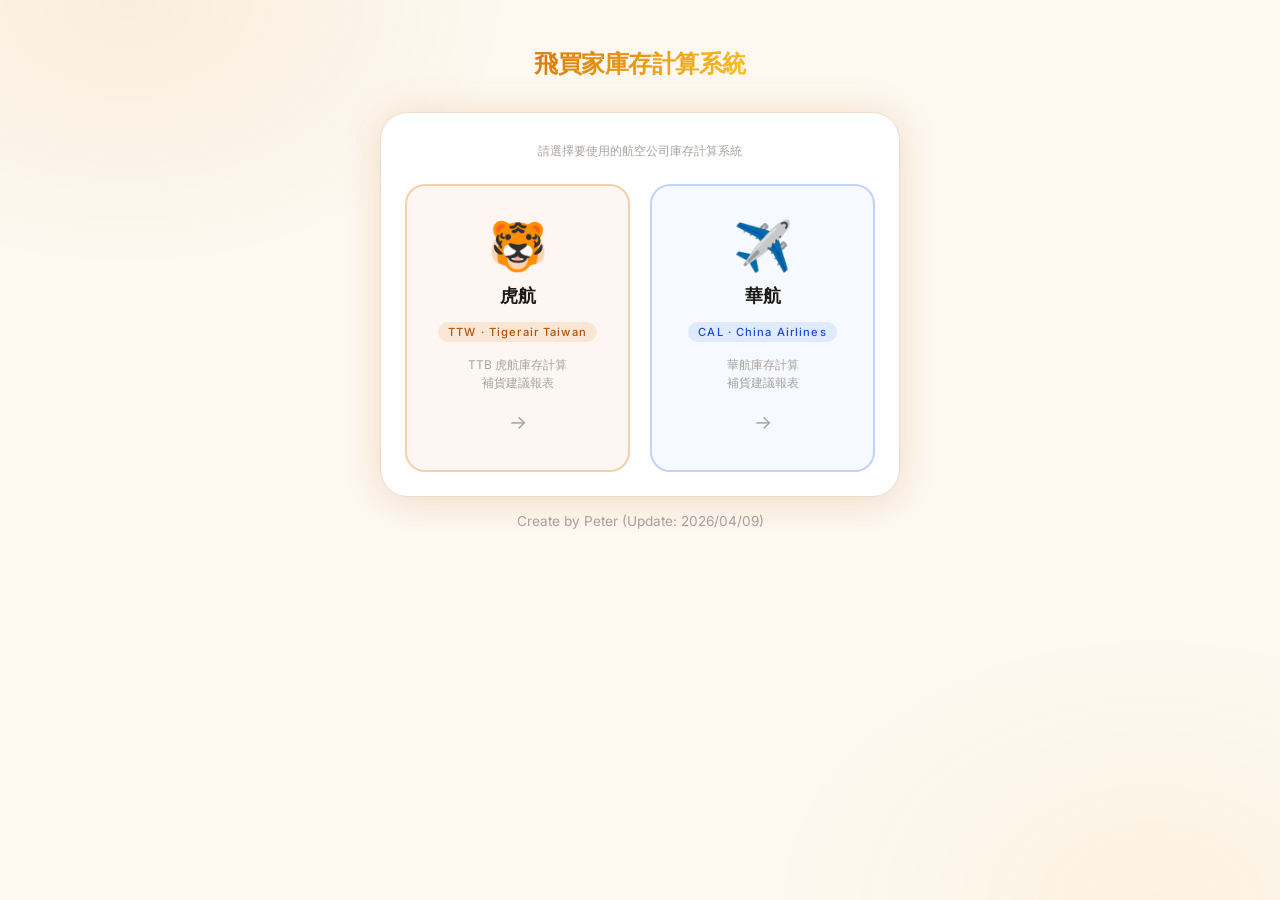
<file: frontend/index.html>
<!DOCTYPE html>
<html lang="zh-TW">
  <head>
    <meta charset="UTF-8" />
    <meta name="viewport" content="width=device-width, initial-scale=1.0" />
    <title>飛買家庫存計算系統</title>
    <link rel="stylesheet" href="style.css" />
    <style>
      .select-card-grid {
        display: flex;
        gap: 20px;
        margin-top: 0;
      }

      .airline-card {
        flex: 1;
        border-radius: 20px;
        padding: 36px 24px;
        display: flex;
        flex-direction: column;
        align-items: center;
        gap: 14px;
        cursor: pointer;
        text-decoration: none;
        transition: all 0.25s ease;
        border: 2px solid transparent;
        position: relative;
        overflow: hidden;
      }

      .airline-card::before {
        content: '';
        position: absolute;
        inset: 0;
        opacity: 0;
        transition: opacity 0.25s ease;
        border-radius: inherit;
      }

      .airline-card:hover::before {
        opacity: 1;
      }

      /* 虎航 - 橘色 */
      .airline-card.tigerair {
        background: rgba(234, 88, 12, 0.05);
        border-color: rgba(217, 119, 6, 0.3);
      }

      .airline-card.tigerair::before {
        background: rgba(217, 119, 6, 0.06);
      }

      .airline-card.tigerair:hover {
        border-color: rgba(217, 119, 6, 0.65);
        transform: translateY(-4px);
        box-shadow: 0 12px 36px rgba(217, 119, 6, 0.15);
      }

      /* 華航 - 藍色 */
      .airline-card.china-airlines {
        background: rgba(37, 99, 235, 0.04);
        border-color: rgba(37, 99, 235, 0.25);
      }

      .airline-card.china-airlines::before {
        background: rgba(37, 99, 235, 0.06);
      }

      .airline-card.china-airlines:hover {
        border-color: rgba(37, 99, 235, 0.6);
        transform: translateY(-4px);
        box-shadow: 0 12px 36px rgba(37, 99, 235, 0.12);
      }

      .airline-logo {
        font-size: 3rem;
        line-height: 1;
      }

      .airline-name {
        font-size: 1.1rem;
        font-weight: 700;
        color: var(--text-primary);
      }

      .airline-code {
        font-size: 0.7rem;
        font-weight: 500;
        letter-spacing: 0.1em;
        padding: 3px 10px;
        border-radius: 20px;
      }

      .tigerair .airline-code {
        background: rgba(217, 119, 6, 0.12);
        color: #b45309;
      }

      .china-airlines .airline-code {
        background: rgba(37, 99, 235, 0.1);
        color: #1d4ed8;
      }

      .airline-desc {
        font-size: 0.75rem;
        color: var(--text-secondary);
        text-align: center;
        line-height: 1.5;
      }

      .airline-arrow {
        font-size: 1.2rem;
        margin-top: 4px;
        transition: transform 0.2s ease;
        color: var(--text-secondary);
      }

      .airline-card:hover .airline-arrow {
        transform: translateX(4px);
      }

      .select-wrapper {
        width: 520px;
      }

      .select-subtitle {
        font-size: 0.78rem;
        color: var(--text-secondary);
        text-align: center;
        margin-bottom: 24px;
      }
    </style>
  </head>
  <body>
    <div class="page-title">
      <h1><span>飛買家庫存計算系統</span></h1>
    </div>

    <div class="calculator-card uploader-card select-wrapper">
      <p class="select-subtitle">請選擇要使用的航空公司庫存計算系統</p>

      <div class="select-card-grid">
        <a href="tigerair.html" class="airline-card tigerair">
          <div class="airline-logo">🐯</div>
          <div class="airline-name">虎航</div>
          <div class="airline-code">TTW · Tigerair Taiwan</div>
          <div class="airline-desc">TTB 虎航庫存計算<br>補貨建議報表</div>
          <div class="airline-arrow">→</div>
        </a>

        <a href="china-airlines.html" class="airline-card china-airlines">
          <div class="airline-logo">✈️</div>
          <div class="airline-name">華航</div>
          <div class="airline-code">CAL · China Airlines</div>
          <div class="airline-desc">華航庫存計算<br>補貨建議報表</div>
          <div class="airline-arrow">→</div>
        </a>
      </div>
    </div>

    <p style="text-align:center;color:var(--text-secondary);font-size:0.85rem;margin-top:1rem;">Create by Peter (Update: 2026/04/09)</p>
  </body>
</html>
</file>
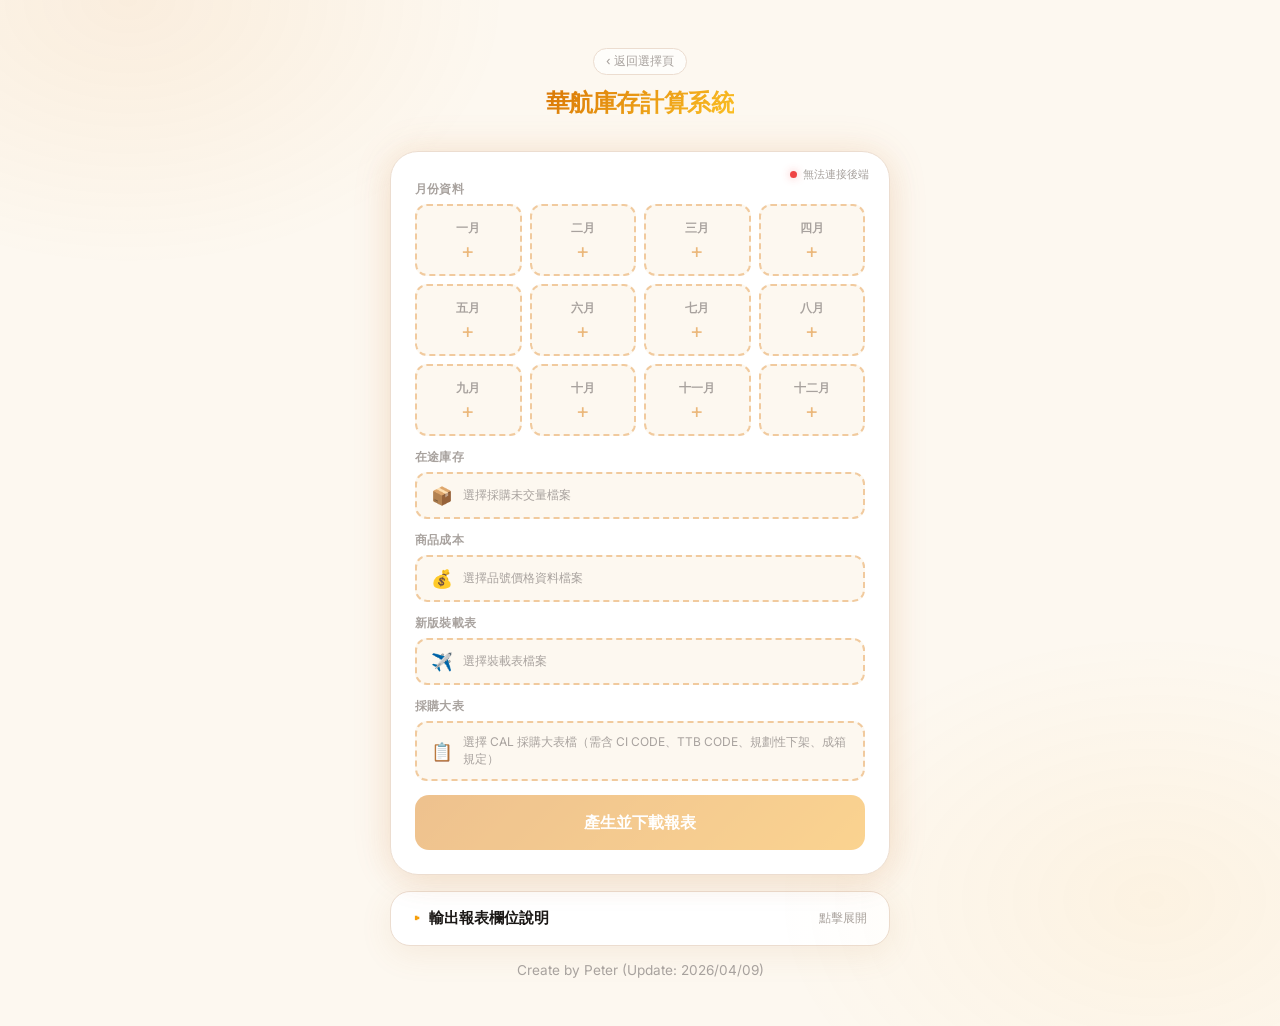
<file: frontend/china-airlines.html>
<!DOCTYPE html>
<html lang="zh-TW">
  <head>
    <meta charset="UTF-8" />
    <meta name="viewport" content="width=device-width, initial-scale=1.0" />
    <title>華航庫存計算系統</title>
    <meta name="description" content="華航庫存計算系統" />
    <link rel="stylesheet" href="style.css" />
    <script>window.CALCULATOR_API_URL = "https://zeabur-test2.zeabur.app";</script>
  </head>
  <body>
    <div class="page-title">
      <a href="index.html" class="back-link">‹ 返回選擇頁</a>
      <h1><span>華航庫存計算系統</span></h1>
    </div>

    <div class="calculator-card uploader-card">
      <!-- API 狀態列 -->
      <div class="api-status">
        <div class="status-dot" id="status-dot"></div>
        <span id="status-text">連線中…</span>
      </div>

      <!-- 銷售 / 庫存月份 -->
      <div class="data-section">
        <div class="section-label">月份資料</div>
        <div class="month-grid" id="month-grid">
          <div class="month-slot" data-month="01"><input type="file" class="slot-input" accept=".xlsx,.xls" hidden><div class="month-label">一月</div><span class="slot-plus">+</span></div>
          <div class="month-slot" data-month="02"><input type="file" class="slot-input" accept=".xlsx,.xls" hidden><div class="month-label">二月</div><span class="slot-plus">+</span></div>
          <div class="month-slot" data-month="03"><input type="file" class="slot-input" accept=".xlsx,.xls" hidden><div class="month-label">三月</div><span class="slot-plus">+</span></div>
          <div class="month-slot" data-month="04"><input type="file" class="slot-input" accept=".xlsx,.xls" hidden><div class="month-label">四月</div><span class="slot-plus">+</span></div>
          <div class="month-slot" data-month="05"><input type="file" class="slot-input" accept=".xlsx,.xls" hidden><div class="month-label">五月</div><span class="slot-plus">+</span></div>
          <div class="month-slot" data-month="06"><input type="file" class="slot-input" accept=".xlsx,.xls" hidden><div class="month-label">六月</div><span class="slot-plus">+</span></div>
          <div class="month-slot" data-month="07"><input type="file" class="slot-input" accept=".xlsx,.xls" hidden><div class="month-label">七月</div><span class="slot-plus">+</span></div>
          <div class="month-slot" data-month="08"><input type="file" class="slot-input" accept=".xlsx,.xls" hidden><div class="month-label">八月</div><span class="slot-plus">+</span></div>
          <div class="month-slot" data-month="09"><input type="file" class="slot-input" accept=".xlsx,.xls" hidden><div class="month-label">九月</div><span class="slot-plus">+</span></div>
          <div class="month-slot" data-month="10"><input type="file" class="slot-input" accept=".xlsx,.xls" hidden><div class="month-label">十月</div><span class="slot-plus">+</span></div>
          <div class="month-slot" data-month="11"><input type="file" class="slot-input" accept=".xlsx,.xls" hidden><div class="month-label">十一月</div><span class="slot-plus">+</span></div>
          <div class="month-slot" data-month="12"><input type="file" class="slot-input" accept=".xlsx,.xls" hidden><div class="month-label">十二月</div><span class="slot-plus">+</span></div>
        </div>
      </div>

      <!-- 在途庫存 section -->
      <div class="data-section">
        <div class="section-label">在途庫存</div>
        <div class="inventory-drop" id="inventory-drop">
          <input type="file" id="inventory-input" accept=".xlsx,.xls" hidden>
          <span class="inv-icon">📦</span>
          <span class="inv-text" id="inv-text">選擇採購未交量檔案</span>
          <span class="inv-remove" id="inv-remove" style="display:none;" onclick="removeInventoryFile()">×</span>
        </div>
      </div>

      <!-- 商品成本 section -->
      <div class="data-section">
        <div class="section-label">商品成本</div>
        <div class="inventory-drop" id="cost-drop">
          <input type="file" id="cost-input" accept=".xlsx,.xls" hidden>
          <span class="inv-icon">💰</span>
          <span class="inv-text" id="cost-text">選擇品號價格資料檔案</span>
          <span class="inv-remove" id="cost-remove" style="display:none;" onclick="removeCostFile()">×</span>
        </div>
        <div class="exchange-rates-panel" id="exchange-rates-panel" style="display:none;">
          <div class="exchange-rates-hint">
            請參考 <a href="https://rate.bot.com.tw/xrt?Lang=zh-TW" target="_blank">台灣銀行匯率</a>（現金匯率，買入加賣出平均）
          </div>
          <div id="exchange-rate-inputs"></div>
        </div>
      </div>

      <!-- 新版裝載表 section -->
      <div class="data-section">
        <div class="section-label">新版裝載表</div>
        <div class="inventory-drop" id="loading-drop">
          <input type="file" id="loading-input" accept=".xlsx,.xls" hidden>
          <span class="inv-icon">✈️</span>
          <span class="inv-text" id="loading-text">選擇裝載表檔案</span>
          <span class="inv-remove" id="loading-remove" style="display:none;" onclick="removeLoadingFile()">×</span>
        </div>
        <div class="loading-sets-panel" id="loading-sets-panel" style="display:none;">
          <div class="exchange-rates-hint">裝載套數設定（可修改預設值）</div>
          <table class="loading-sets-table" style="width:100%;font-size:0.75rem;margin-top:6px;">
            <tr><th></th><th>A</th><th>B</th><th>B7</th></tr>
            <tr><td>TPE</td><td><input class="rate-input" type="number" id="ls-tpe-A" value="247" min="0"></td><td><input class="rate-input" type="number" id="ls-tpe-B" value="62" min="0"></td><td><input class="rate-input" type="number" id="ls-tpe-B7" value="27" min="0"></td></tr>
            <tr><td>TSA</td><td><input class="rate-input" type="number" id="ls-tsa-A" value="12" min="0"></td><td><input class="rate-input" type="number" id="ls-tsa-B" value="5" min="0"></td><td><input class="rate-input" type="number" id="ls-tsa-B7" value="0" min="0"></td></tr>
            <tr><td>KHH</td><td><input class="rate-input" type="number" id="ls-khh-A" value="15" min="0"></td><td><input class="rate-input" type="number" id="ls-khh-B" value="6" min="0"></td><td><input class="rate-input" type="number" id="ls-khh-B7" value="0" min="0"></td></tr>
            <tr><td>RMQ</td><td><input class="rate-input" type="number" id="ls-rmq-A" value="2" min="0"></td><td><input class="rate-input" type="number" id="ls-rmq-B" value="2" min="0"></td><td><input class="rate-input" type="number" id="ls-rmq-B7" value="0" min="0"></td></tr>
          </table>
        </div>
      </div>

      <!-- 採購大表 section -->
      <div class="data-section">
        <div class="section-label">採購大表</div>
        <div class="inventory-drop" id="procurement-drop">
          <input type="file" id="procurement-input" accept=".xlsx,.xls" hidden>
          <span class="inv-icon">📋</span>
          <span class="inv-text" id="procurement-text">選擇 CAL 採購大表檔（需含 CI CODE、TTB CODE、規劃性下架、成箱規定）</span>
          <span class="inv-remove" id="procurement-remove" style="display:none;" onclick="removeProcurementFile()">×</span>
        </div>
      </div>

      <!-- 操作按鈕 -->
      <button id="btn-process" class="btn btn-equals btn-wide" disabled onclick="processFile()">
        <span class="btn-label">產生並下載報表</span>
        <div class="spinner"></div>
      </button>
    </div>

    <!-- 輸出欄位說明 -->
    <details class="output-spec">
      <summary>
        <span class="output-spec-title">輸出報表欄位說明</span>
        <span class="output-spec-hint">點擊展開</span>
      </summary>

      <div class="output-spec-body">
        <p class="output-spec-intro">
          上傳全部檔案（含<strong>採購大表</strong>）後，系統會輸出
          <code>華航補貨計算表_{月份}.xlsx</code>，欄位以機場分組（MultiIndex），說明如下：
        </p>

        <div class="spec-group">
          <div class="spec-group-title">共用欄位（無機場分組）</div>
          <table class="spec-table">
            <thead><tr><th>欄位</th><th>來源 / 計算</th></tr></thead>
            <tbody>
              <tr><td><code>PART_NO</code></td><td>裝載表 CI Code，為各倉合併的 key</td></tr>
              <tr><td><code>SKU</code></td><td>裝載表 SKU 品名</td></tr>
              <tr><td><code>TTB CODE</code></td><td>採購大表</td></tr>
              <tr><td><code>規劃性下架</code></td><td>採購大表；有值時該品項所有機場補貨量強制為 0</td></tr>
              <tr><td><code>成箱規定</code></td><td>採購大表，預設 5；補貨量依此無條件進位至整箱</td></tr>
              <tr><td><code>成本(TWD)</code></td><td>品號價格資料（外幣 × 匯率），取最新核價日；需上傳商品成本才會出現</td></tr>
            </tbody>
          </table>
        </div>

        <div class="spec-group">
          <div class="spec-group-title">TPE（桃園）</div>
          <table class="spec-table">
            <thead><tr><th>欄位</th><th>來源 / 計算</th></tr></thead>
            <tbody>
              <tr><td><code>{月份}銷售量</code></td><td>TPEKNCP sheet CS_QTY，每上傳月份各一欄</td></tr>
              <tr><td><code>庫存數</code></td><td>TPEKNCP + TPEKSCI 期末存量（END_TTL_QTY）合併加總</td></tr>
              <tr><td><code>裝載量</code></td><td>裝載表 裝載數量</td></tr>
              <tr><td><code>裝載套數</code></td><td>依裝載表 Q2 類型對應套數（預設 A=247、B=62、B7=27，可於裝載表區塊調整）</td></tr>
              <tr><td><code>裝載需求量</code></td><td>裝載量 × 裝載套數</td></tr>
              <tr><td><code>月銷需求量</code></td><td>各月銷售量平均（四捨五入）</td></tr>
              <tr><td><code>在途庫存</code></td><td>採購未交量（篩選 交貨庫 = 華膳-CI，品號尾 A）；需上傳在途庫存才會出現</td></tr>
              <tr><td><code>移出量</code></td><td>TSA + KHH + RMQ 三倉待移倉量加總</td></tr>
              <tr><td><code>請購量</code></td><td>MAX(裝載需求量 + 月銷需求量 + 移出量 − 在途庫存 − 庫存數, 0)，依成箱規定無條件進位</td></tr>
              <tr><td><code>請購金額</code></td><td>請購量 × 成本(TWD)；需上傳商品成本才會出現</td></tr>
            </tbody>
          </table>
        </div>

        <div class="spec-group">
          <div class="spec-group-title">TSA / KHH / RMQ（松山 / 高雄 / 台中）</div>
          <table class="spec-table">
            <thead><tr><th>欄位</th><th>來源 / 計算</th></tr></thead>
            <tbody>
              <tr><td><code>{月份}銷售量</code></td><td>對應機場 sheet CS_QTY，每上傳月份各一欄</td></tr>
              <tr><td><code>庫存數</code></td><td>對應機場 sheet 期末存量（END_TTL_QTY）</td></tr>
              <tr><td><code>裝載量</code></td><td>裝載表 裝載數量</td></tr>
              <tr><td><code>裝載套數</code></td><td>依 Q2 類型對應套數（TSA 預設 A=12、B=5、B7=0；KHH A=15、B=6、B7=0；RMQ A=2、B=2、B7=0）</td></tr>
              <tr><td><code>裝載需求量</code></td><td>裝載量 × 裝載套數</td></tr>
              <tr><td><code>月銷需求量</code></td><td>各月銷售量平均（四捨五入）</td></tr>
              <tr><td><code>追加需求量</code></td><td>月銷需求量 × 1.5</td></tr>
              <tr><td><code>待移倉量</code></td><td>MAX(裝載需求量 + 月銷需求量 + 追加需求量 − 庫存數, 0)，依成箱規定無條件進位；加總後作為 TPE 移出量</td></tr>
            </tbody>
          </table>
        </div>

      </div>
    </details>

    <p style="text-align:center;color:var(--text-secondary);font-size:0.85rem;margin-top:1rem;">Create by Peter (Update: 2026/04/09)</p>
    <script src="cal-app.js?v=3"></script>
  </body>
</html>
</file>
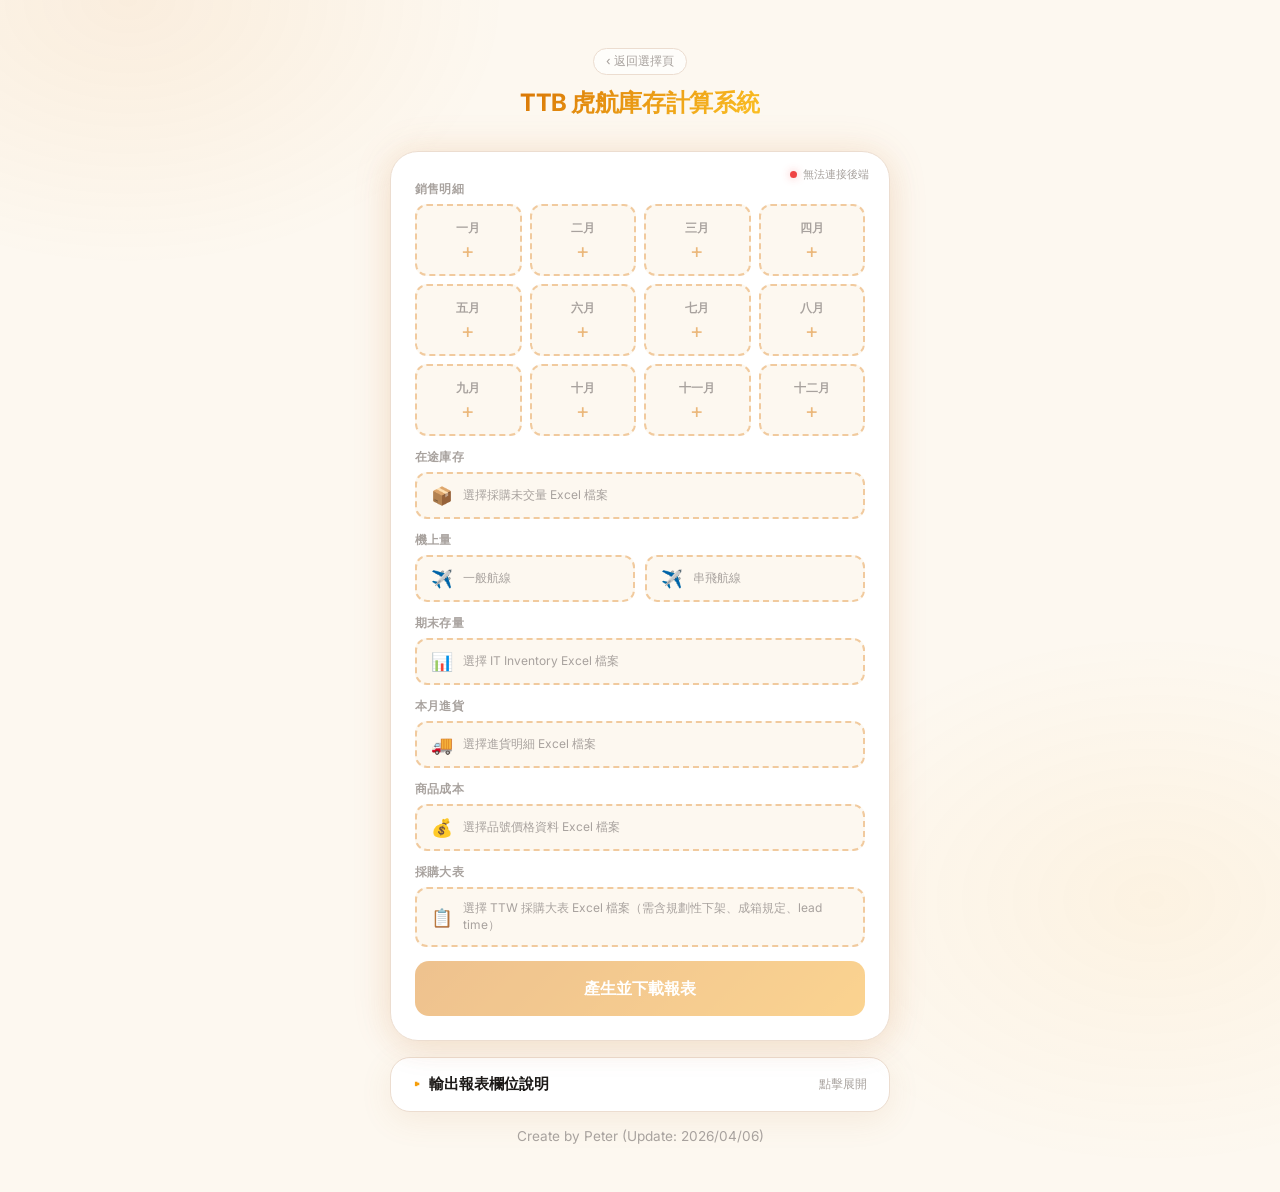
<file: frontend/tigerair.html>
<!DOCTYPE html>
<html lang="zh-TW">
  <head>
    <meta charset="UTF-8" />
    <meta name="viewport" content="width=device-width, initial-scale=1.0" />
    <title>TTB 虎航庫存計算系統</title>
    <meta name="description" content="飛買家銷售明細 Excel 自動計算合併工具" />
    <link rel="stylesheet" href="style.css?v=4" />
    <script>window.CALCULATOR_API_URL = "https://zeabur-test2.zeabur.app";</script>
  </head>
  <body>
    <div class="page-title">
      <a href="index.html" class="back-link">‹ 返回選擇頁</a>
      <h1><span>TTB 虎航庫存計算系統</span></h1>
    </div>

    <div class="calculator-card uploader-card">
      <!-- API 狀態列 -->
      <div class="api-status">
        <div class="status-dot" id="status-dot"></div>
        <span id="status-text">連線中…</span>
      </div>

      <!-- 銷售明細 section -->
      <div class="data-section">
        <div class="section-label">銷售明細</div>
        <div class="month-grid" id="month-grid">
          <div class="month-slot" data-month="01"><input type="file" class="slot-input" accept=".xlsx,.xls" hidden><div class="month-label">一月</div><span class="slot-plus">+</span></div>
          <div class="month-slot" data-month="02"><input type="file" class="slot-input" accept=".xlsx,.xls" hidden><div class="month-label">二月</div><span class="slot-plus">+</span></div>
          <div class="month-slot" data-month="03"><input type="file" class="slot-input" accept=".xlsx,.xls" hidden><div class="month-label">三月</div><span class="slot-plus">+</span></div>
          <div class="month-slot" data-month="04"><input type="file" class="slot-input" accept=".xlsx,.xls" hidden><div class="month-label">四月</div><span class="slot-plus">+</span></div>
          <div class="month-slot" data-month="05"><input type="file" class="slot-input" accept=".xlsx,.xls" hidden><div class="month-label">五月</div><span class="slot-plus">+</span></div>
          <div class="month-slot" data-month="06"><input type="file" class="slot-input" accept=".xlsx,.xls" hidden><div class="month-label">六月</div><span class="slot-plus">+</span></div>
          <div class="month-slot" data-month="07"><input type="file" class="slot-input" accept=".xlsx,.xls" hidden><div class="month-label">七月</div><span class="slot-plus">+</span></div>
          <div class="month-slot" data-month="08"><input type="file" class="slot-input" accept=".xlsx,.xls" hidden><div class="month-label">八月</div><span class="slot-plus">+</span></div>
          <div class="month-slot" data-month="09"><input type="file" class="slot-input" accept=".xlsx,.xls" hidden><div class="month-label">九月</div><span class="slot-plus">+</span></div>
          <div class="month-slot" data-month="10"><input type="file" class="slot-input" accept=".xlsx,.xls" hidden><div class="month-label">十月</div><span class="slot-plus">+</span></div>
          <div class="month-slot" data-month="11"><input type="file" class="slot-input" accept=".xlsx,.xls" hidden><div class="month-label">十一月</div><span class="slot-plus">+</span></div>
          <div class="month-slot" data-month="12"><input type="file" class="slot-input" accept=".xlsx,.xls" hidden><div class="month-label">十二月</div><span class="slot-plus">+</span></div>
        </div>
      </div>

      <!-- 在途庫存 section -->
      <div class="data-section">
        <div class="section-label">在途庫存</div>
        <div class="inventory-drop" id="inventory-drop">
          <input type="file" id="inventory-input" accept=".xlsx,.xls" hidden>
          <span class="inv-icon">📦</span>
          <span class="inv-text" id="inv-text">選擇採購未交量 Excel 檔案</span>
          <span class="inv-remove" id="inv-remove" style="display:none;" onclick="removeInventoryFile()">×</span>
        </div>
      </div>

      <!-- 機上量 section -->
      <div class="data-section">
        <div class="section-label">機上量</div>
        <div class="onboard-row">
          <label class="inventory-drop" id="onboard-normal-drop">
            <input type="file" id="onboard-normal-input" accept=".xlsx,.xls" hidden>
            <span class="inv-icon">✈️</span>
            <span class="inv-text" id="onboard-normal-text">一般航線</span>
            <span class="inv-remove" id="onboard-normal-remove" style="display:none;" onclick="event.preventDefault(); removeOnboardFile('normal')">×</span>
          </label>
          <label class="inventory-drop" id="onboard-fly-drop">
            <input type="file" id="onboard-fly-input" accept=".xlsx,.xls" hidden>
            <span class="inv-icon">✈️</span>
            <span class="inv-text" id="onboard-fly-text">串飛航線</span>
            <span class="inv-remove" id="onboard-fly-remove" style="display:none;" onclick="event.preventDefault(); removeOnboardFile('fly')">×</span>
          </label>
        </div>
        <div class="params-panel" id="onboard-params-panel" style="display:none;">
          <div class="exchange-rates-hint">裝載倍數設定（留空則使用預設）</div>
          <div class="param-row">
            <label>一般航線倍數</label>
            <input class="rate-input" type="number" id="normal-multiplier" min="0" step="1" placeholder="41">
          </div>
          <div class="param-row">
            <label>串飛航線倍數</label>
            <input class="rate-input" type="number" id="fly-multiplier" min="0" step="1" placeholder="10">
          </div>
        </div>
      </div>

      <!-- 期末存量 section -->
      <div class="data-section">
        <div class="section-label">期末存量</div>
        <div class="inventory-drop" id="stock-drop">
          <input type="file" id="stock-input" accept=".xlsx,.xls" hidden>
          <span class="inv-icon">📊</span>
          <span class="inv-text" id="stock-text">選擇 IT Inventory Excel 檔案</span>
          <span class="inv-remove" id="stock-remove" style="display:none;" onclick="removeStockFile()">×</span>
        </div>
      </div>

      <!-- 本月進貨 section -->
      <div class="data-section">
        <div class="section-label">本月進貨</div>
        <div class="inventory-drop" id="import-drop">
          <input type="file" id="import-input" accept=".xlsx,.xls" hidden>
          <span class="inv-icon">🚚</span>
          <span class="inv-text" id="import-text">選擇進貨明細 Excel 檔案</span>
          <span class="inv-remove" id="import-remove" style="display:none;" onclick="removeImportFile()">×</span>
        </div>
      </div>

      <!-- 商品成本 section -->
      <div class="data-section">
        <div class="section-label">商品成本</div>
        <div class="inventory-drop" id="cost-drop">
          <input type="file" id="cost-input" accept=".xlsx,.xls" hidden>
          <span class="inv-icon">💰</span>
          <span class="inv-text" id="cost-text">選擇品號價格資料 Excel 檔案</span>
          <span class="inv-remove" id="cost-remove" style="display:none;" onclick="removeCostFile()">×</span>
        </div>
        <div class="exchange-rates-panel" id="exchange-rates-panel" style="display:none;">
          <div class="exchange-rates-hint">
            請參考 <a href="https://rate.bot.com.tw/xrt?Lang=zh-TW" target="_blank">台灣銀行匯率</a>（現金匯率，買入加賣出平均）
          </div>
          <div id="exchange-rate-inputs"></div>
        </div>
      </div>

      <!-- 採購大表 section -->
      <div class="data-section">
        <div class="section-label">採購大表</div>
        <div class="inventory-drop" id="org-drop">
          <input type="file" id="org-input" accept=".xlsx,.xls" hidden>
          <span class="inv-icon">📋</span>
          <span class="inv-text" id="org-text">選擇 TTW 採購大表 Excel 檔案（需含規劃性下架、成箱規定、lead time）</span>
          <span class="inv-remove" id="org-remove" style="display:none;" onclick="removeOrgFile()">×</span>
        </div>
        <div class="params-panel" id="org-params-panel" style="display:none;">
          <div class="exchange-rates-hint">補貨計算參數（留空則使用預設）</div>
          <div class="param-row">
            <label>短期需求月數</label>
            <input class="rate-input" type="number" id="demand-months" min="0" step="0.1" placeholder="1.5">
          </div>
          <div class="param-hint">※ 另一組需求量採用採購大表的 <code>lead time</code></div>
        </div>
      </div>

      <!-- 操作按鈕 -->
      <button id="btn-process" class="btn btn-equals btn-wide" disabled onclick="processFile()">
        <span class="btn-label">產生並下載報表</span>
        <div class="spinner"></div>
      </button>
    </div>

    <!-- 輸出欄位說明 -->
    <details class="output-spec">
      <summary>
        <span class="output-spec-title">輸出報表欄位說明</span>
        <span class="output-spec-hint">點擊展開</span>
      </summary>

      <div class="output-spec-body">
        <p class="output-spec-intro">
          上傳全部檔案（含<strong>採購大表</strong>）後，系統會輸出
          <code>虎航庫存計算表(最新月份).xlsx</code>，欄位如下：
        </p>

        <div class="spec-group">
          <div class="spec-group-title">基本欄位</div>
          <table class="spec-table">
            <thead><tr><th>欄位</th><th>來源 / 計算</th></tr></thead>
            <tbody>
              <tr><td><code>SKU No.</code></td><td>所有來源 outer join 的 key（含 B 的 SKU 會被排除）</td></tr>
              <tr><td><code>品名</code></td><td>多來源優先序，必要時以採購大表 <code>DESCRIPTION</code> 補</td></tr>
              <tr><td><code>規劃性下架</code></td><td>採購大表</td></tr>
              <tr><td><code>成箱規定</code></td><td>採購大表，預設 5</td></tr>
              <tr><td><code>TWD成本</code></td><td>品號價格資料（外幣 × 匯率）</td></tr>
              <tr><td><code>lead time</code></td><td>採購大表</td></tr>
              <tr><td><code>機上量</code></td><td>一般航線 × 41 + 串飛航線 × 10（預設，可於機上量區塊調整）</td></tr>
            </tbody>
          </table>
        </div>

        <div class="spec-group">
          <div class="spec-group-title">每月銷售（每個上傳月份各兩欄）</div>
          <table class="spec-table">
            <tbody>
              <tr><td><code>{月份}銷售量</code></td><td>當月銷售明細加總</td></tr>
              <tr><td><code>{月份}銷售額</code></td><td>當月銷售明細加總</td></tr>
            </tbody>
          </table>
        </div>

        <div class="spec-group">
          <div class="spec-group-title">庫存彙整</div>
          <table class="spec-table">
            <tbody>
              <tr><td><code>平均月銷量</code></td><td>各月銷售量平均</td></tr>
              <tr><td><code>期末存量</code></td><td>期末存量檔</td></tr>
              <tr><td><code>本月銷貨({最新月})</code></td><td>最新月份銷售量</td></tr>
              <tr><td><code>本月進貨</code></td><td>進貨明細（庫別 = 華膳-IT，品號尾 A）</td></tr>
              <tr><td><code>在途庫存</code></td><td>採購未交量（交貨庫 = 華膳-IT，品號尾 A）</td></tr>
            </tbody>
          </table>
        </div>

        <div class="spec-group">
          <div class="spec-group-title">補貨計算（兩種期程）</div>
          <table class="spec-table">
            <thead><tr><th>欄位</th><th>公式</th></tr></thead>
            <tbody>
              <tr><td><code>需求量(1.5)</code></td><td>機上量 + MAX(平均月銷量, 本月銷貨) × 1.5（預設，可於採購大表區塊調整短期需求月數）</td></tr>
              <tr><td><code>補貨量(以1.5個月)</code></td><td>MAX(需求量(1.5) − (期末存量 − 本月銷貨) − 本月進貨 − 在途庫存, 0)，再依成箱規定無條件進位</td></tr>
              <tr><td><code>採購金額(1.5)</code></td><td>補貨量(以1.5個月) × TWD成本</td></tr>
              <tr><td><code>需求量_lead_time</code></td><td>機上量 + MAX(平均月銷量, 本月銷貨) × lead time</td></tr>
              <tr><td><code>補貨量(以lead time)</code></td><td>同上邏輯，改用 <code>需求量_lead_time</code></td></tr>
              <tr><td><code>採購金額(lead time)</code></td><td>補貨量(以lead time) × TWD成本</td></tr>
              <tr><td><code>追加數量</code></td><td>補貨量(以lead time) − 補貨量(以1.5個月)</td></tr>
              <tr><td colspan="2" style="color:var(--text-secondary);font-size:0.72rem;">※ 上述 1.5 若有調整，輸出欄位名會跟著變（例如改成 2 → <code>需求量(2)</code>）</td></tr>
            </tbody>
          </table>
        </div>

      </div>
    </details>

    <p style="text-align:center;color:var(--text-secondary);font-size:0.85rem;margin-top:1rem;">Create by Peter (Update: 2026/04/06)</p>
    <script src="app.js?v=2"></script>
  </body>
</html>
</file>
<file: frontend/style.css>
/* ===================================
   Excel App - Global Styles
   =================================== */

@import url('https://fonts.googleapis.com/css2?family=Inter:wght@300;400;500;600;700&display=swap');

*, *::before, *::after {
  margin: 0;
  padding: 0;
  box-sizing: border-box;
}

:root {
  --bg-primary: #fdf8f0;
  --bg-secondary: #fff9f0;
  --glass-bg: rgba(255, 255, 255, 0.85);
  --glass-border: #ecddd0;

  --accent-primary: #d97706;
  --accent-secondary: #f59e0b;

  --btn-equals-bg: linear-gradient(135deg, #d97706, #f59e0b);

  --text-primary: #1c1917;
  --text-secondary: #a8a29e;

  --shadow-glow: 0 0 40px rgba(217, 119, 6, 0.12);
  --shadow-card: 0 8px 32px rgba(180, 120, 60, 0.1);
}

body {
  font-family: 'Inter', sans-serif;
  background: var(--bg-primary);
  min-height: 100vh;
  display: flex;
  flex-direction: column;
  align-items: center;
  justify-content: flex-start;
  padding: 3rem 1rem;
  overflow-y: auto;
}

/* 背景動態光暈 */
body::before {
  content: '';
  position: fixed;
  top: -30%;
  left: -20%;
  width: 60%;
  height: 60%;
  background: radial-gradient(ellipse, rgba(217, 119, 6, 0.08) 0%, transparent 70%);
  pointer-events: none;
  animation: float1 8s ease-in-out infinite alternate;
}

body::after {
  content: '';
  position: fixed;
  bottom: -30%;
  right: -20%;
  width: 60%;
  height: 60%;
  background: radial-gradient(ellipse, rgba(245, 158, 11, 0.06) 0%, transparent 70%);
  pointer-events: none;
  animation: float2 10s ease-in-out infinite alternate;
}

@keyframes float1 {
  from { transform: translate(0, 0) scale(1); }
  to   { transform: translate(5%, 5%) scale(1.1); }
}

@keyframes float2 {
  from { transform: translate(0, 0) scale(1); }
  to   { transform: translate(-5%, -5%) scale(1.1); }
}

/* ===================================
   Page Title
   =================================== */

.page-title {
  text-align: center;
  margin-bottom: 2rem;
  z-index: 1;
}

.page-title h1 {
  font-size: 1.5rem;
  font-weight: 700;
  color: var(--text-primary);
  letter-spacing: -0.02em;
}

.page-title h1 span {
  background: linear-gradient(135deg, #d97706, #fbbf24);
  -webkit-background-clip: text;
  -webkit-text-fill-color: transparent;
  background-clip: text;
}

.page-title p {
  font-size: 0.8rem;
  color: var(--text-secondary);
  margin-top: 0.5rem;
}

.back-link {
  display: inline-flex;
  align-items: center;
  gap: 6px;
  font-size: 0.72rem;
  font-weight: 500;
  color: var(--text-secondary);
  text-decoration: none;
  margin-bottom: 12px;
  padding: 5px 12px;
  border-radius: 20px;
  border: 1px solid var(--glass-border);
  background: rgba(255, 255, 255, 0.7);
  transition: all 0.2s ease;
  letter-spacing: 0.01em;
}

.back-link:hover {
  color: var(--text-primary);
  border-color: #d0b898;
  background: rgba(255, 255, 255, 0.95);
  transform: translateX(-2px);
}

/* ===================================
   Card & Upload Zone
   =================================== */

.uploader-card {
  position: relative;
  z-index: 1;
  width: 500px;
  background: #ffffff;
  border: 1px solid var(--glass-border);
  border-radius: 28px;
  padding: 30px 24px 24px;
  box-shadow: var(--shadow-card), var(--shadow-glow);
}

.upload-zone {
  background: #fdf8f0;
  border: 2px dashed rgba(217, 119, 6, 0.35);
  border-radius: 18px;
  padding: 40px 20px;
  margin-bottom: 20px;
  text-align: center;
  cursor: pointer;
  transition: all 0.3s ease;
  position: relative;
}

.upload-zone:hover {
  background: rgba(217, 119, 6, 0.04);
  border-color: rgba(217, 119, 6, 0.7);
}

.upload-zone.dragover {
  background: rgba(217, 119, 6, 0.08);
  border-color: #f59e0b;
  transform: scale(1.02);
}

.upload-icon {
  font-size: 3rem;
  margin-bottom: 12px;
  opacity: 0.8;
  filter: drop-shadow(0 4px 10px rgba(217, 119, 6, 0.3));
}

.upload-title {
  color: var(--text-primary);
  font-weight: 500;
  font-size: 1rem;
  margin-bottom: 6px;
}

.upload-subtitle {
  color: var(--text-secondary);
  font-size: 0.75rem;
}

.selected-file {
  margin-top: 15px;
  padding: 8px 12px;
  background: #f0fdf4;
  border-radius: 8px;
  border: 1px solid rgba(34, 197, 94, 0.3);
  color: #16a34a;
  font-size: 0.8rem;
  word-break: break-all;
}

.selected-file span {
  font-weight: 600;
  color: #14532d;
}

/* API 狀態指示燈 */
.api-status {
  position: absolute;
  top: 15px;
  right: 20px;
  display: flex;
  align-items: center;
  gap: 6px;
  font-size: 0.7rem;
  color: var(--text-secondary);
}

.status-dot {
  width: 7px;
  height: 7px;
  border-radius: 50%;
  background: #d1d5db;
  transition: background 0.3s ease, box-shadow 0.3s ease;
}

.status-dot.online {
  background: #22c55e;
  box-shadow: 0 0 8px rgba(34, 197, 94, 0.5);
}

.status-dot.loading {
  background: #f59e0b;
  animation: pulse 1s ease-in-out infinite;
}

.status-dot.error {
  background: #ef4444;
  box-shadow: 0 0 8px rgba(239, 68, 68, 0.4);
}

@keyframes pulse {
  0%, 100% { opacity: 1; }
  50%       { opacity: 0.4; }
}

/* ===================================
   Data Sections
   =================================== */

.data-section {
  margin-bottom: 14px;
}

/* ===================================
   Month Grid
   =================================== */

.month-grid {
  display: grid;
  grid-template-columns: repeat(4, 1fr);
  gap: 8px;
  margin-bottom: 0;
}

.month-slot {
  position: relative;
  border: 2px dashed rgba(217, 119, 6, 0.35);
  border-radius: 12px;
  padding: 10px 8px 8px;
  cursor: pointer;
  transition: all 0.2s ease;
  min-height: 72px;
  display: flex;
  flex-direction: column;
  align-items: center;
  justify-content: center;
  user-select: none;
  background: #fdf8f0;
}

.month-slot:hover {
  border-color: rgba(217, 119, 6, 0.7);
  background: rgba(217, 119, 6, 0.05);
}

.month-slot.assigned {
  border-style: solid;
  border-color: rgba(34, 197, 94, 0.5);
  background: #f0fdf4;
}

.month-slot.dragover {
  border-color: #f59e0b;
  background: rgba(217, 119, 6, 0.08);
  transform: scale(1.04);
}

.month-label {
  font-size: 0.72rem;
  font-weight: 600;
  color: var(--text-secondary);
  margin-bottom: 5px;
}

.month-slot.assigned .month-label {
  color: #16a34a;
}

.slot-plus {
  font-size: 1.3rem;
  color: rgba(217, 119, 6, 0.5);
  line-height: 1;
}

.slot-filename {
  font-size: 0.62rem;
  color: #16a34a;
  word-break: break-all;
  text-align: center;
  line-height: 1.3;
  max-width: 100%;
}

.remove-btn {
  position: absolute;
  top: 3px;
  right: 6px;
  font-size: 0.75rem;
  color: rgba(239, 68, 68, 0.5);
  cursor: pointer;
  line-height: 1;
  transition: color 0.15s ease;
}

.remove-btn:hover {
  color: #ef4444;
}

/* ===================================
   Inventory Upload
   =================================== */

.section-label {
  font-size: 0.72rem;
  font-weight: 600;
  color: var(--text-secondary);
  margin-bottom: 7px;
  letter-spacing: 0.02em;
}

.inventory-drop {
  border: 2px dashed rgba(217, 119, 6, 0.35);
  border-radius: 12px;
  padding: 11px 14px;
  display: flex;
  align-items: center;
  gap: 10px;
  cursor: pointer;
  transition: all 0.2s ease;
  background: #fdf8f0;
}

.inventory-drop:hover {
  border-color: rgba(217, 119, 6, 0.7);
  background: rgba(217, 119, 6, 0.04);
}

.inventory-drop.dragover {
  border-color: #f59e0b;
  background: rgba(217, 119, 6, 0.08);
}

.inventory-drop.assigned {
  border-style: solid;
  border-color: rgba(34, 197, 94, 0.5);
  background: #f0fdf4;
}

.inv-icon {
  font-size: 1.1rem;
  flex-shrink: 0;
}

.inv-text {
  font-size: 0.75rem;
  color: var(--text-secondary);
  flex: 1;
}

.inventory-drop.assigned .inv-text {
  color: #16a34a;
}

.inv-remove {
  flex-shrink: 0;
  font-size: 0.85rem;
  color: rgba(239, 68, 68, 0.5);
  cursor: pointer;
  padding: 0 2px;
  transition: color 0.15s ease;
}

.inv-remove:hover {
  color: #ef4444;
}

.onboard-row {
  display: flex;
  gap: 10px;
}

.onboard-row .inventory-drop {
  flex: 1;
}

/* ===================================
   File List (legacy, kept for reference)
   =================================== */

.file-list {
  margin-bottom: 4px;
  display: flex;
  flex-direction: column;
  gap: 6px;
  max-height: 160px;
  overflow-y: auto;
}

.file-item {
  display: flex;
  align-items: center;
  gap: 8px;
  padding: 7px 12px;
  background: #f0fdf4;
  border: 1px solid rgba(34, 197, 94, 0.25);
  border-radius: 8px;
}

.file-index {
  flex-shrink: 0;
  width: 18px;
  height: 18px;
  background: rgba(217, 119, 6, 0.75);
  border-radius: 50%;
  font-size: 0.65rem;
  font-weight: 700;
  color: #fff;
  display: flex;
  align-items: center;
  justify-content: center;
}

.file-name-text {
  font-size: 0.78rem;
  color: #16a34a;
  word-break: break-all;
}

/* ===================================
   Buttons
   =================================== */

.btn {
  font-family: 'Inter', sans-serif;
  border: none;
  border-radius: 14px;
  cursor: pointer;
  font-size: 1rem;
  font-weight: 600;
  height: 55px;
  width: 100%;
  display: flex;
  align-items: center;
  justify-content: center;
  transition: all 0.2s ease;
  color: white;
  margin-top: 10px;
}

.btn:disabled {
  opacity: 0.45;
  cursor: not-allowed;
  transform: none !important;
  box-shadow: none !important;
}

.btn-equals {
  background: linear-gradient(135deg, #d97706, #f59e0b);
  box-shadow: 0 4px 20px rgba(217, 119, 6, 0.35);
}

.btn-equals:not(:disabled):hover {
  background: linear-gradient(135deg, #b45309, #d97706);
  transform: translateY(-2px);
  box-shadow: 0 8px 28px rgba(217, 119, 6, 0.45);
}

.btn-equals:not(:disabled):active {
  transform: translateY(0);
  box-shadow: 0 2px 12px rgba(217, 119, 6, 0.3);
}

/* ===================================
   Loading Spinner
   =================================== */

.spinner {
  display: none;
  width: 20px;
  height: 20px;
  border: 3px solid rgba(255, 255, 255, 0.35);
  border-top-color: white;
  border-radius: 50%;
  animation: spin 0.8s linear infinite;
}

@keyframes spin {
  to { transform: rotate(360deg); }
}

.btn-equals.loading .spinner { display: block; }
.btn-equals.loading .btn-label { display: none; }
.btn-equals.loading { pointer-events: none; }

/* ===================================
   Exchange Rate Panel
   =================================== */

.exchange-rates-panel {
  margin-top: 8px;
  padding: 12px 14px;
  background: rgba(217, 119, 6, 0.05);
  border: 1px solid rgba(217, 119, 6, 0.2);
  border-radius: 12px;
}

.exchange-rates-hint {
  font-size: 0.72rem;
  color: var(--text-secondary);
  margin-bottom: 10px;
}

.exchange-rates-hint a {
  color: #d97706;
  text-decoration: none;
}

.exchange-rates-hint a:hover {
  text-decoration: underline;
}

.rate-input-row {
  display: flex;
  align-items: center;
  gap: 10px;
  margin-bottom: 8px;
}

.rate-input-row:last-child {
  margin-bottom: 0;
}

.rate-label {
  font-size: 0.75rem;
  color: var(--text-primary);
  width: 70px;
  flex-shrink: 0;
}

.rate-input {
  flex: 1;
  background: #ffffff;
  border: 1px solid rgba(217, 119, 6, 0.25);
  border-radius: 8px;
  padding: 6px 10px;
  color: var(--text-primary);
  font-size: 0.75rem;
  font-family: 'Inter', sans-serif;
  outline: none;
  transition: border-color 0.2s;
}

.rate-input:focus {
  border-color: rgba(217, 119, 6, 0.6);
}

.rate-input::placeholder {
  color: var(--text-secondary);
}

.loading-sets-table th,
.loading-sets-table td {
  padding: 4px 6px;
  text-align: center;
  color: var(--text-primary);
}

.loading-sets-table th {
  color: var(--text-secondary);
  font-weight: 500;
}

.loading-sets-table td:first-child {
  font-weight: 600;
  text-align: left;
  color: var(--text-secondary);
}

.loading-sets-table .rate-input {
  width: 60px;
  text-align: center;
}

/* ===================================
   Params Panel (虎航 進階參數)
   =================================== */

.params-panel {
  margin-top: 10px;
  padding: 10px 12px;
  background: #fdf8f0;
  border: 1px solid var(--glass-border);
  border-radius: 10px;
}

.param-row {
  display: flex;
  align-items: center;
  justify-content: space-between;
  gap: 10px;
  margin-top: 6px;
  font-size: 0.78rem;
  color: var(--text-primary);
}

.param-row label {
  color: var(--text-secondary);
}

.param-row .rate-input {
  width: 90px;
  text-align: center;
}

.param-hint {
  margin-top: 8px;
  color: var(--text-secondary);
  font-size: 0.7rem;
}

.param-hint code {
  background: rgba(217, 119, 6, 0.1);
  border: 1px solid rgba(217, 119, 6, 0.22);
  color: #92400e;
  padding: 0 5px;
  border-radius: 4px;
  font-size: 0.68rem;
}

/* ===================================
   Output Spec (輸出欄位說明)
   =================================== */

.output-spec {
  width: 500px;
  margin-top: 16px;
  background: #ffffff;
  border: 1px solid var(--glass-border);
  border-radius: 20px;
  overflow: hidden;
  box-shadow: var(--shadow-card);
}

.output-spec > summary {
  list-style: none;
  cursor: pointer;
  padding: 16px 22px;
  display: flex;
  align-items: center;
  justify-content: space-between;
  gap: 12px;
  user-select: none;
  transition: background 0.2s ease;
}

.output-spec > summary::-webkit-details-marker { display: none; }

.output-spec > summary:hover {
  background: rgba(217, 119, 6, 0.05);
}

.output-spec-title {
  color: var(--text-primary);
  font-weight: 600;
  font-size: 0.95rem;
}

.output-spec-title::before {
  content: '▸';
  display: inline-block;
  color: var(--accent-secondary);
  margin-right: 8px;
  transition: transform 0.2s ease;
}

.output-spec[open] .output-spec-title::before {
  transform: rotate(90deg);
}

.output-spec-hint {
  color: var(--text-secondary);
  font-size: 0.72rem;
}

.output-spec[open] .output-spec-hint { display: none; }

.output-spec-body {
  padding: 4px 22px 22px;
  border-top: 1px solid var(--glass-border);
}

.output-spec-intro,
.output-spec-note {
  color: var(--text-secondary);
  font-size: 0.78rem;
  line-height: 1.6;
  margin: 14px 0 10px;
}

.output-spec-intro strong { color: var(--text-primary); }

.spec-group {
  margin-top: 14px;
}

.spec-group-title {
  color: var(--accent-primary);
  font-size: 0.78rem;
  font-weight: 600;
  letter-spacing: 0.5px;
  margin-bottom: 6px;
}

.spec-table {
  width: 100%;
  border-collapse: collapse;
  font-size: 0.75rem;
  background: #fafaf9;
  border-radius: 10px;
  overflow: hidden;
}

.spec-table th,
.spec-table td {
  padding: 8px 10px;
  text-align: left;
  vertical-align: top;
  border-bottom: 1px solid rgba(0, 0, 0, 0.05);
  color: var(--text-primary);
  line-height: 1.5;
}

.spec-table tbody tr:last-child th,
.spec-table tbody tr:last-child td { border-bottom: none; }

.spec-table th {
  color: var(--text-secondary);
  font-weight: 500;
  background: rgba(217, 119, 6, 0.06);
  font-size: 0.72rem;
}

.spec-table td:first-child { width: 38%; }

.spec-table code,
.output-spec-intro code,
.output-spec-note code {
  background: rgba(217, 119, 6, 0.1);
  border: 1px solid rgba(217, 119, 6, 0.22);
  color: #92400e;
  padding: 1px 6px;
  border-radius: 5px;
  font-family: 'JetBrains Mono', 'Menlo', monospace;
  font-size: 0.7rem;
  white-space: nowrap;
}
</file>
